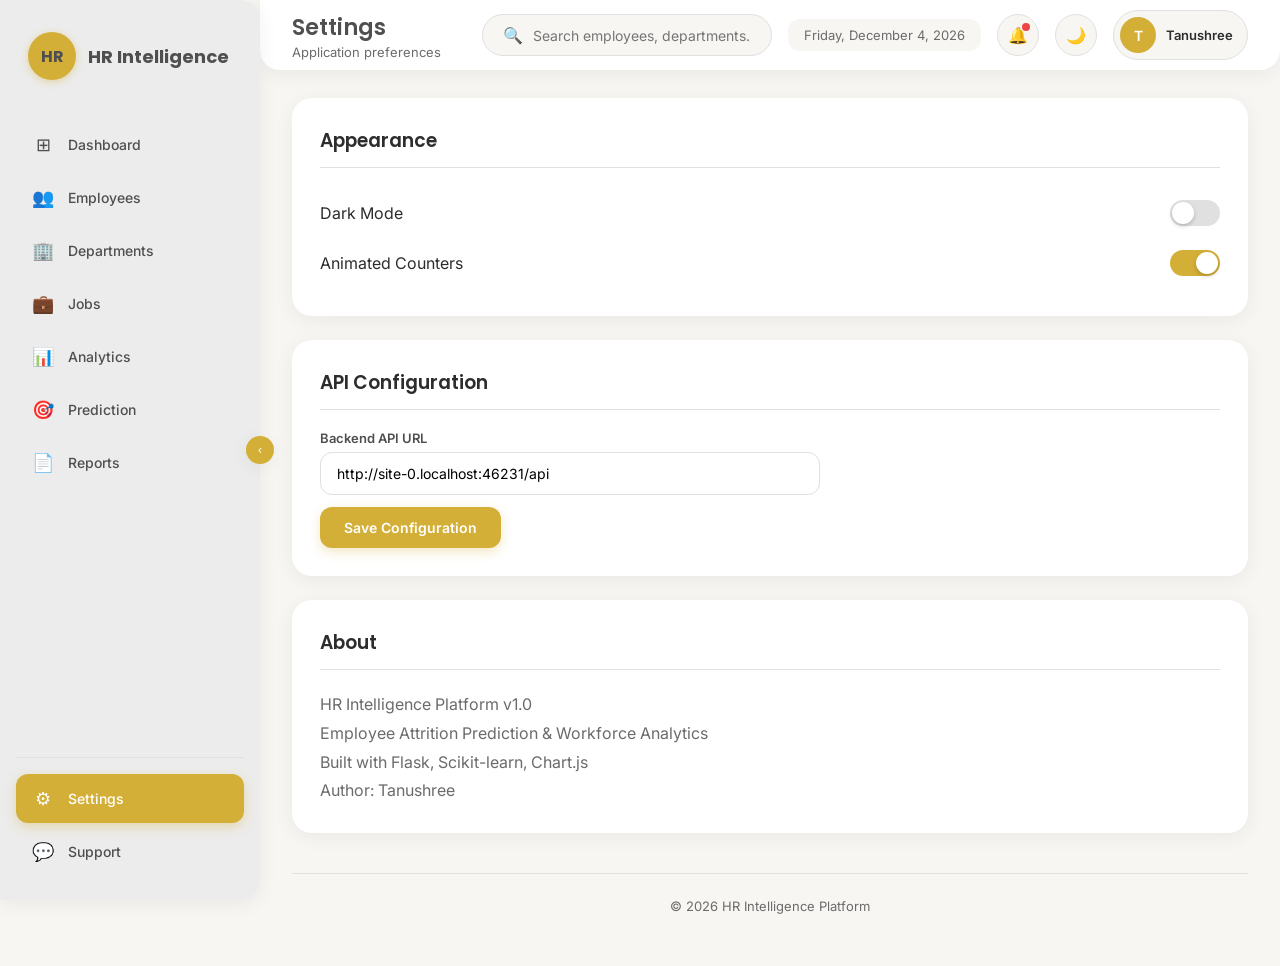
<file: frontend/settings.html>
<!DOCTYPE html>
<html lang="en">
<head>
  <meta charset="UTF-8">
  <meta name="viewport" content="width=device-width, initial-scale=1.0">
  <title>Settings | HR Intelligence Platform</title>
  <link href="https://fonts.googleapis.com/css2?family=Inter:wght@400;500;600&family=Poppins:wght@500;600;700&display=swap" rel="stylesheet">
  <link rel="stylesheet" href="css/styles.css">
  <link rel="stylesheet" href="css/dark-mode.css">
</head>
<body>
  <div class="app-layout">
    <aside class="sidebar" id="sidebar"></aside>
    <div class="main-content">
      <header class="topbar" id="topbar"></header>
      <main class="page-content">
        <div class="settings-section">
          <h3>Appearance</h3>
          <div class="toggle-switch">
            <span>Dark Mode</span>
            <div class="switch" id="darkModeSwitch"></div>
          </div>
          <div class="toggle-switch">
            <span>Animated Counters</span>
            <div class="switch active" id="animSwitch"></div>
          </div>
        </div>
        <div class="settings-section">
          <h3>API Configuration</h3>
          <div class="form-group" style="max-width:500px">
            <label>Backend API URL</label>
            <input type="text" id="apiUrl" placeholder="http://localhost:5000/api">
          </div>
          <button class="btn btn-primary" style="margin-top:12px" id="saveApiBtn">Save Configuration</button>
        </div>
        <div class="settings-section">
          <h3>About</h3>
          <p style="color:var(--text-muted);line-height:1.8">
            HR Intelligence Platform v1.0<br>
            Employee Attrition Prediction & Workforce Analytics<br>
            Built with Flask, Scikit-learn, Chart.js<br>
            Author: <a href="https://github.com/Tanushree2004-byte" target="_blank">Tanushree</a>
          </p>
        </div>
        <footer class="footer"><p>© 2026 HR Intelligence Platform</p></footer>
      </main>
    </div>
  </div>
  <script src="js/config.js"></script>
  <script src="js/api.js"></script>
  <script src="js/app.js"></script>
  <script>
    document.addEventListener('DOMContentLoaded', () => {
      App.initApp('Settings', 'Application preferences');
      document.getElementById('apiUrl').value = localStorage.getItem('hr-api-url') || window.HR_API_BASE;
      document.getElementById('darkModeSwitch').classList.toggle('active', document.body.classList.contains('dark-mode'));
      document.getElementById('darkModeSwitch').addEventListener('click', function() {
        this.classList.toggle('active');
        document.getElementById('themeToggle')?.click();
      });
      document.getElementById('saveApiBtn').addEventListener('click', () => {
        const url = document.getElementById('apiUrl').value;
        localStorage.setItem('hr-api-url', url);
        window.HR_API_BASE = url;
        App.showToast('API URL saved', 'success');
      });
    });
  </script>
</body>
</html>
</file>
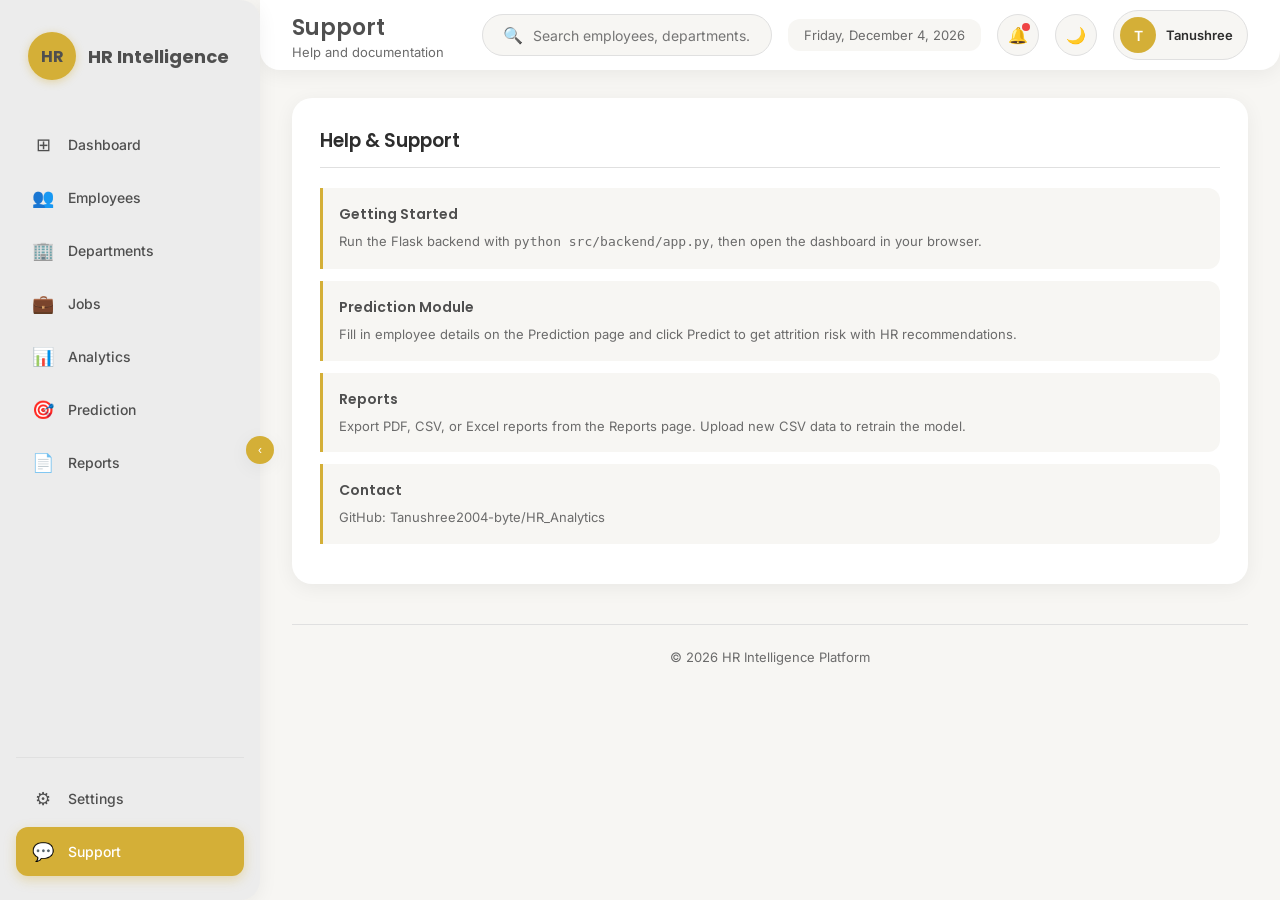
<file: frontend/support.html>
<!DOCTYPE html>
<html lang="en">
<head>
  <meta charset="UTF-8">
  <meta name="viewport" content="width=device-width, initial-scale=1.0">
  <title>Support | HR Intelligence Platform</title>
  <link href="https://fonts.googleapis.com/css2?family=Inter:wght@400;500;600&family=Poppins:wght@500;600;700&display=swap" rel="stylesheet">
  <link rel="stylesheet" href="css/styles.css">
  <link rel="stylesheet" href="css/dark-mode.css">
</head>
<body>
  <div class="app-layout">
    <aside class="sidebar" id="sidebar"></aside>
    <div class="main-content">
      <header class="topbar" id="topbar"></header>
      <main class="page-content">
        <div class="settings-section">
          <h3>Help & Support</h3>
          <div class="insight-item"><h4>Getting Started</h4><p>Run the Flask backend with <code>python src/backend/app.py</code>, then open the dashboard in your browser.</p></div>
          <div class="insight-item"><h4>Prediction Module</h4><p>Fill in employee details on the Prediction page and click Predict to get attrition risk with HR recommendations.</p></div>
          <div class="insight-item"><h4>Reports</h4><p>Export PDF, CSV, or Excel reports from the Reports page. Upload new CSV data to retrain the model.</p></div>
          <div class="insight-item"><h4>Contact</h4><p>GitHub: <a href="https://github.com/Tanushree2004-byte/HR_Analytics" target="_blank">Tanushree2004-byte/HR_Analytics</a></p></div>
        </div>
        <footer class="footer"><p>© 2026 HR Intelligence Platform</p></footer>
      </main>
    </div>
  </div>
  <script src="js/config.js"></script>
  <script src="js/api.js"></script>
  <script src="js/app.js"></script>
  <script>document.addEventListener('DOMContentLoaded',()=>App.initApp('Support','Help and documentation'));</script>
</body>
</html>
</file>
<file: frontend/css/styles.css>
:root {
  --primary: #D4AF37;
  --primary-dark: #B8962E;
  --secondary: #4F4F4F;
  --background: #F7F6F3;
  --card: #FFFFFF;
  --sidebar: #ECECEC;
  --sidebar-active: #D4AF37;
  --accent: #F5E6A3;
  --text: #2D2D2D;
  --text-muted: #6B6B6B;
  --border: #E0E0E0;
  --shadow: 0 4px 20px rgba(0,0,0,0.06);
  --shadow-hover: 0 8px 30px rgba(0,0,0,0.12);
  --radius: 20px;
  --radius-sm: 12px;
  --sidebar-width: 260px;
  --sidebar-collapsed: 80px;
  --topbar-height: 70px;
  --transition: all 0.3s ease;
  --green: #22C55E;
  --yellow: #EAB308;
  --red: #EF4444;
}

*, *::before, *::after { box-sizing: border-box; margin: 0; padding: 0; }

html { scroll-behavior: smooth; }

body {
  font-family: 'Inter', 'Poppins', -apple-system, sans-serif;
  background: var(--background);
  color: var(--text);
  min-height: 100vh;
  overflow-x: hidden;
}

h1, h2, h3, h4, h5, h6 { font-family: 'Poppins', sans-serif; font-weight: 600; }

a { text-decoration: none; color: inherit; }

/* Layout */
.app-layout {
  display: flex;
  min-height: 100vh;
}

/* Sidebar */
.sidebar {
  width: var(--sidebar-width);
  background: var(--sidebar);
  border-radius: 0 var(--radius) var(--radius) 0;
  padding: 24px 16px;
  position: fixed;
  top: 0; left: 0; bottom: 0;
  z-index: 100;
  display: flex;
  flex-direction: column;
  transition: var(--transition);
  box-shadow: var(--shadow);
}

.sidebar.collapsed { width: var(--sidebar-collapsed); }

.sidebar-logo {
  display: flex;
  align-items: center;
  gap: 12px;
  padding: 8px 12px;
  margin-bottom: 32px;
}

.logo-icon {
  width: 48px; height: 48px;
  background: var(--primary);
  border-radius: 50%;
  display: flex;
  align-items: center;
  justify-content: center;
  font-family: 'Poppins', sans-serif;
  font-weight: 700;
  font-size: 16px;
  color: var(--secondary);
  flex-shrink: 0;
  box-shadow: 0 2px 8px rgba(212,175,55,0.4);
}

.logo-text {
  font-family: 'Poppins', sans-serif;
  font-weight: 700;
  font-size: 18px;
  color: var(--secondary);
  white-space: nowrap;
  overflow: hidden;
  transition: var(--transition);
}

.sidebar.collapsed .logo-text { opacity: 0; width: 0; }

.sidebar-nav { flex: 1; display: flex; flex-direction: column; gap: 4px; }

.nav-item {
  display: flex;
  align-items: center;
  gap: 14px;
  padding: 14px 16px;
  border-radius: var(--radius-sm);
  color: var(--secondary);
  font-size: 14px;
  font-weight: 500;
  transition: var(--transition);
  cursor: pointer;
  white-space: nowrap;
}

.nav-item:hover { background: rgba(212,175,55,0.15); color: var(--secondary); }

.nav-item.active {
  background: var(--primary);
  color: white;
  box-shadow: 0 4px 12px rgba(212,175,55,0.35);
}

.nav-item i, .nav-item .nav-icon {
  width: 22px;
  text-align: center;
  font-size: 18px;
  flex-shrink: 0;
}

.sidebar.collapsed .nav-item span { display: none; }

.sidebar-bottom {
  border-top: 1px solid var(--border);
  padding-top: 16px;
  display: flex;
  flex-direction: column;
  gap: 4px;
}

.sidebar-toggle {
  position: absolute;
  right: -14px;
  top: 50%;
  transform: translateY(-50%);
  width: 28px; height: 28px;
  background: var(--primary);
  border: none;
  border-radius: 50%;
  color: white;
  cursor: pointer;
  display: flex;
  align-items: center;
  justify-content: center;
  box-shadow: var(--shadow);
  z-index: 101;
  font-size: 12px;
}

/* Main Content */
.main-content {
  flex: 1;
  margin-left: var(--sidebar-width);
  transition: var(--transition);
  min-height: 100vh;
}

.sidebar.collapsed ~ .main-content,
.main-content.expanded { margin-left: var(--sidebar-collapsed); }

/* Top Navigation */
.topbar {
  height: var(--topbar-height);
  background: var(--card);
  border-radius: 0 0 var(--radius) var(--radius);
  padding: 0 32px;
  display: flex;
  align-items: center;
  justify-content: space-between;
  box-shadow: var(--shadow);
  position: sticky;
  top: 0;
  z-index: 50;
}

.topbar-left h1 {
  font-size: 22px;
  color: var(--secondary);
}

.topbar-left p {
  font-size: 13px;
  color: var(--text-muted);
}

.topbar-right {
  display: flex;
  align-items: center;
  gap: 16px;
}

.search-box {
  display: flex;
  align-items: center;
  background: var(--background);
  border-radius: 50px;
  padding: 10px 20px;
  gap: 10px;
  min-width: 280px;
  border: 1px solid var(--border);
  transition: var(--transition);
}

.search-box:focus-within {
  border-color: var(--primary);
  box-shadow: 0 0 0 3px rgba(212,175,55,0.15);
}

.search-box input {
  border: none;
  background: transparent;
  outline: none;
  font-size: 14px;
  width: 100%;
  font-family: inherit;
}

.topbar-icon {
  width: 42px; height: 42px;
  border-radius: 50%;
  background: var(--background);
  border: 1px solid var(--border);
  display: flex;
  align-items: center;
  justify-content: center;
  cursor: pointer;
  transition: var(--transition);
  position: relative;
  font-size: 16px;
  color: var(--secondary);
}

.topbar-icon:hover { background: var(--accent); border-color: var(--primary); }

.notification-dot {
  position: absolute;
  top: 8px; right: 8px;
  width: 8px; height: 8px;
  background: var(--red);
  border-radius: 50%;
}

.profile-chip {
  display: flex;
  align-items: center;
  gap: 10px;
  padding: 6px 14px 6px 6px;
  background: var(--background);
  border-radius: 50px;
  border: 1px solid var(--border);
  cursor: pointer;
}

.profile-avatar {
  width: 36px; height: 36px;
  border-radius: 50%;
  background: var(--primary);
  display: flex;
  align-items: center;
  justify-content: center;
  font-weight: 600;
  color: white;
  font-size: 14px;
}

.profile-name { font-size: 13px; font-weight: 600; }

.date-display {
  font-size: 13px;
  color: var(--text-muted);
  padding: 8px 16px;
  background: var(--background);
  border-radius: var(--radius-sm);
}

/* Page Content */
.page-content {
  padding: 28px 32px;
  animation: fadeIn 0.5s ease;
}

@keyframes fadeIn {
  from { opacity: 0; transform: translateY(10px); }
  to { opacity: 1; transform: translateY(0); }
}

/* KPI Cards */
.kpi-grid {
  display: grid;
  grid-template-columns: repeat(auto-fit, minmax(220px, 1fr));
  gap: 20px;
  margin-bottom: 28px;
}

.kpi-card {
  background: var(--card);
  border-radius: var(--radius);
  padding: 24px;
  box-shadow: var(--shadow);
  transition: var(--transition);
  position: relative;
  overflow: hidden;
}

.kpi-card::before {
  content: '';
  position: absolute;
  top: 0; left: 0;
  width: 4px;
  height: 100%;
  background: var(--primary);
}

.kpi-card:hover {
  transform: translateY(-4px);
  box-shadow: var(--shadow-hover);
}

.kpi-card.gold { background: linear-gradient(135deg, var(--primary), var(--primary-dark)); color: white; }
.kpi-card.gold::before { background: white; }
.kpi-card.gold .kpi-label, .kpi-card.gold .kpi-icon { color: rgba(255,255,255,0.85); }
.kpi-card.dark { background: var(--secondary); color: white; }
.kpi-card.dark::before { background: var(--primary); }

.kpi-header {
  display: flex;
  justify-content: space-between;
  align-items: flex-start;
  margin-bottom: 12px;
}

.kpi-label {
  font-size: 13px;
  color: var(--text-muted);
  font-weight: 500;
  text-transform: uppercase;
  letter-spacing: 0.5px;
}

.kpi-icon {
  width: 40px; height: 40px;
  border-radius: var(--radius-sm);
  background: rgba(212,175,55,0.15);
  display: flex;
  align-items: center;
  justify-content: center;
  font-size: 18px;
  color: var(--primary);
}

.kpi-card.gold .kpi-icon, .kpi-card.dark .kpi-icon {
  background: rgba(255,255,255,0.2);
  color: white;
}

.kpi-value {
  font-family: 'Poppins', sans-serif;
  font-size: 32px;
  font-weight: 700;
  line-height: 1;
}

.kpi-change {
  font-size: 12px;
  margin-top: 8px;
  color: var(--text-muted);
}

/* Charts Grid */
.charts-grid {
  display: grid;
  grid-template-columns: repeat(auto-fit, minmax(380px, 1fr));
  gap: 24px;
  margin-bottom: 28px;
}

.chart-card {
  background: var(--card);
  border-radius: var(--radius);
  padding: 24px;
  box-shadow: var(--shadow);
  transition: var(--transition);
}

.chart-card:hover { box-shadow: var(--shadow-hover); }

.chart-card.full-width { grid-column: 1 / -1; }

.chart-header {
  display: flex;
  justify-content: space-between;
  align-items: center;
  margin-bottom: 20px;
}

.chart-title {
  font-size: 16px;
  font-weight: 600;
  color: var(--secondary);
}

.chart-insight {
  font-size: 13px;
  color: var(--text-muted);
  margin-top: 16px;
  padding-top: 16px;
  border-top: 1px solid var(--border);
  line-height: 1.6;
}

.chart-container {
  position: relative;
  height: 280px;
}

.chart-container.sm { height: 220px; }
.chart-container.lg { height: 360px; }

/* Filters */
.filters-bar {
  display: flex;
  flex-wrap: wrap;
  gap: 12px;
  margin-bottom: 24px;
  padding: 16px 20px;
  background: var(--card);
  border-radius: var(--radius);
  box-shadow: var(--shadow);
}

.filter-group {
  display: flex;
  flex-direction: column;
  gap: 4px;
}

.filter-group label {
  font-size: 11px;
  text-transform: uppercase;
  letter-spacing: 0.5px;
  color: var(--text-muted);
  font-weight: 600;
}

.filter-group select, .filter-group input {
  padding: 10px 14px;
  border: 1px solid var(--border);
  border-radius: var(--radius-sm);
  font-size: 14px;
  font-family: inherit;
  background: var(--background);
  min-width: 160px;
  transition: var(--transition);
}

.filter-group select:focus, .filter-group input:focus {
  outline: none;
  border-color: var(--primary);
}

/* Buttons */
.btn {
  display: inline-flex;
  align-items: center;
  gap: 8px;
  padding: 12px 24px;
  border: none;
  border-radius: var(--radius-sm);
  font-family: inherit;
  font-size: 14px;
  font-weight: 600;
  cursor: pointer;
  transition: var(--transition);
}

.btn-primary {
  background: var(--primary);
  color: white;
  box-shadow: 0 4px 12px rgba(212,175,55,0.3);
}

.btn-primary:hover {
  background: var(--primary-dark);
  transform: translateY(-2px);
}

.btn-secondary {
  background: var(--secondary);
  color: white;
}

.btn-outline {
  background: transparent;
  border: 2px solid var(--primary);
  color: var(--primary);
}

.btn-outline:hover { background: var(--primary); color: white; }

/* Data Table */
.table-card {
  background: var(--card);
  border-radius: var(--radius);
  padding: 24px;
  box-shadow: var(--shadow);
  overflow: hidden;
}

.table-header {
  display: flex;
  justify-content: space-between;
  align-items: center;
  margin-bottom: 20px;
  flex-wrap: wrap;
  gap: 12px;
}

.table-wrapper { overflow-x: auto; }

table {
  width: 100%;
  border-collapse: collapse;
  font-size: 14px;
}

thead th {
  background: var(--background);
  padding: 14px 16px;
  text-align: left;
  font-weight: 600;
  color: var(--secondary);
  font-size: 12px;
  text-transform: uppercase;
  letter-spacing: 0.5px;
  cursor: pointer;
  white-space: nowrap;
}

thead th:hover { color: var(--primary); }

tbody td {
  padding: 14px 16px;
  border-bottom: 1px solid var(--border);
}

tbody tr { transition: var(--transition); }
tbody tr:hover { background: rgba(212,175,55,0.05); }

.badge {
  display: inline-block;
  padding: 4px 12px;
  border-radius: 50px;
  font-size: 12px;
  font-weight: 600;
}

.badge-yes { background: #FEE2E2; color: var(--red); }
.badge-no { background: #DCFCE7; color: var(--green); }

/* Pagination */
.pagination {
  display: flex;
  justify-content: center;
  align-items: center;
  gap: 8px;
  margin-top: 20px;
}

.pagination button {
  padding: 8px 14px;
  border: 1px solid var(--border);
  background: var(--card);
  border-radius: var(--radius-sm);
  cursor: pointer;
  font-family: inherit;
  transition: var(--transition);
}

.pagination button:hover, .pagination button.active {
  background: var(--primary);
  color: white;
  border-color: var(--primary);
}

.pagination button:disabled { opacity: 0.5; cursor: not-allowed; }

/* Prediction Form */
.prediction-layout {
  display: grid;
  grid-template-columns: 1fr 1fr;
  gap: 28px;
}

.form-card, .result-card {
  background: var(--card);
  border-radius: var(--radius);
  padding: 32px;
  box-shadow: var(--shadow);
}

.form-grid {
  display: grid;
  grid-template-columns: 1fr 1fr;
  gap: 16px;
}

.form-group {
  display: flex;
  flex-direction: column;
  gap: 6px;
}

.form-group.full { grid-column: 1 / -1; }

.form-group label {
  font-size: 13px;
  font-weight: 600;
  color: var(--secondary);
}

.form-group input, .form-group select {
  padding: 12px 16px;
  border: 1px solid var(--border);
  border-radius: var(--radius-sm);
  font-size: 14px;
  font-family: inherit;
  transition: var(--transition);
}

.form-group input:focus, .form-group select:focus {
  outline: none;
  border-color: var(--primary);
  box-shadow: 0 0 0 3px rgba(212,175,55,0.15);
}

/* Risk Meter */
.risk-meter {
  text-align: center;
  padding: 24px;
}

.gauge-container {
  position: relative;
  width: 200px;
  height: 120px;
  margin: 0 auto 20px;
}

.risk-label {
  font-size: 28px;
  font-weight: 700;
  font-family: 'Poppins', sans-serif;
}

.risk-label.green { color: var(--green); }
.risk-label.yellow { color: var(--yellow); }
.risk-label.red { color: var(--red); }

.recommendations {
  text-align: left;
  margin-top: 24px;
}

.recommendations li {
  padding: 8px 0;
  font-size: 14px;
  color: var(--text-muted);
  border-bottom: 1px solid var(--border);
  list-style: none;
  padding-left: 24px;
  position: relative;
}

.recommendations li::before {
  content: '→';
  position: absolute;
  left: 0;
  color: var(--primary);
}

/* Reports */
.reports-grid {
  display: grid;
  grid-template-columns: repeat(auto-fit, minmax(300px, 1fr));
  gap: 24px;
}

.report-card {
  background: var(--card);
  border-radius: var(--radius);
  padding: 32px;
  box-shadow: var(--shadow);
  text-align: center;
  transition: var(--transition);
}

.report-card:hover {
  transform: translateY(-4px);
  box-shadow: var(--shadow-hover);
}

.report-icon {
  width: 64px; height: 64px;
  background: rgba(212,175,55,0.15);
  border-radius: 50%;
  display: flex;
  align-items: center;
  justify-content: center;
  margin: 0 auto 16px;
  font-size: 28px;
  color: var(--primary);
}

/* Insights Panel */
.insights-panel {
  background: var(--card);
  border-radius: var(--radius);
  padding: 24px;
  box-shadow: var(--shadow);
  margin-bottom: 28px;
}

.insight-item {
  padding: 16px;
  border-left: 3px solid var(--primary);
  background: var(--background);
  border-radius: 0 var(--radius-sm) var(--radius-sm) 0;
  margin-bottom: 12px;
}

.insight-item h4 { font-size: 14px; margin-bottom: 6px; color: var(--secondary); }
.insight-item p { font-size: 13px; color: var(--text-muted); line-height: 1.6; }

/* Loading */
.loading-overlay {
  position: fixed;
  inset: 0;
  background: rgba(247,246,243,0.9);
  display: flex;
  align-items: center;
  justify-content: center;
  z-index: 9999;
  transition: opacity 0.3s;
}

.loading-overlay.hidden { opacity: 0; pointer-events: none; }

.spinner {
  width: 48px; height: 48px;
  border: 4px solid var(--border);
  border-top-color: var(--primary);
  border-radius: 50%;
  animation: spin 0.8s linear infinite;
}

@keyframes spin { to { transform: rotate(360deg); } }

/* Toast */
.toast-container {
  position: fixed;
  top: 24px; right: 24px;
  z-index: 10000;
  display: flex;
  flex-direction: column;
  gap: 8px;
}

.toast {
  padding: 14px 24px;
  background: var(--secondary);
  color: white;
  border-radius: var(--radius-sm);
  box-shadow: var(--shadow-hover);
  animation: slideIn 0.3s ease;
  font-size: 14px;
  min-width: 280px;
}

.toast.success { background: var(--green); }
.toast.error { background: var(--red); }
.toast.warning { background: var(--yellow); color: var(--secondary); }

@keyframes slideIn {
  from { transform: translateX(100%); opacity: 0; }
  to { transform: translateX(0); opacity: 1; }
}

/* Footer */
.footer {
  text-align: center;
  padding: 24px;
  color: var(--text-muted);
  font-size: 13px;
  border-top: 1px solid var(--border);
  margin-top: 40px;
}

/* 404 */
.error-page {
  display: flex;
  flex-direction: column;
  align-items: center;
  justify-content: center;
  min-height: 60vh;
  text-align: center;
}

.error-page h1 {
  font-size: 120px;
  color: var(--primary);
  line-height: 1;
}

/* Model Metrics */
.metrics-grid {
  display: grid;
  grid-template-columns: repeat(auto-fit, minmax(200px, 1fr));
  gap: 16px;
  margin-bottom: 24px;
}

.metric-box {
  background: var(--background);
  padding: 16px;
  border-radius: var(--radius-sm);
  text-align: center;
}

.metric-box .value {
  font-size: 24px;
  font-weight: 700;
  color: var(--primary);
  font-family: 'Poppins', sans-serif;
}

.metric-box .label {
  font-size: 12px;
  color: var(--text-muted);
  text-transform: uppercase;
  margin-top: 4px;
}

/* Settings */
.settings-section {
  background: var(--card);
  border-radius: var(--radius);
  padding: 28px;
  box-shadow: var(--shadow);
  margin-bottom: 24px;
}

.settings-section h3 {
  margin-bottom: 20px;
  padding-bottom: 12px;
  border-bottom: 1px solid var(--border);
}

.toggle-switch {
  display: flex;
  align-items: center;
  justify-content: space-between;
  padding: 12px 0;
}

.switch {
  width: 50px; height: 26px;
  background: var(--border);
  border-radius: 50px;
  position: relative;
  cursor: pointer;
  transition: var(--transition);
}

.switch.active { background: var(--primary); }

.switch::after {
  content: '';
  width: 22px; height: 22px;
  background: white;
  border-radius: 50%;
  position: absolute;
  top: 2px; left: 2px;
  transition: var(--transition);
  box-shadow: 0 2px 4px rgba(0,0,0,0.2);
}

.switch.active::after { left: 26px; }

/* Responsive */
@media (max-width: 1200px) {
  .charts-grid { grid-template-columns: 1fr 1fr; }
  .prediction-layout { grid-template-columns: 1fr; }
}

@media (max-width: 992px) {
  .sidebar { transform: translateX(-100%); }
  .sidebar.mobile-open { transform: translateX(0); }
  .main-content { margin-left: 0 !important; }
  .search-box { min-width: 180px; }
  .kpi-grid { grid-template-columns: repeat(2, 1fr); }
}

@media (max-width: 768px) {
  .page-content { padding: 16px; }
  .topbar { padding: 0 16px; flex-wrap: wrap; height: auto; padding-top: 12px; padding-bottom: 12px; gap: 12px; }
  .charts-grid { grid-template-columns: 1fr; }
  .form-grid { grid-template-columns: 1fr; }
  .kpi-grid { grid-template-columns: 1fr; }
  .date-display { display: none; }
}

@media (max-width: 480px) {
  .search-box { display: none; }
  .kpi-value { font-size: 24px; }
}
</file>
<file: frontend/css/dark-mode.css>
body.dark-mode {
  --background: #1A1A1A;
  --card: #2D2D2D;
  --sidebar: #252525;
  --text: #F0F0F0;
  --text-muted: #A0A0A0;
  --border: #404040;
  --shadow: 0 4px 20px rgba(0,0,0,0.3);
  --shadow-hover: 0 8px 30px rgba(0,0,0,0.4);
}

body.dark-mode .topbar { background: var(--card); }
body.dark-mode .search-box { background: #1A1A1A; }
body.dark-mode thead th { background: #1A1A1A; }
body.dark-mode tbody tr:hover { background: rgba(212,175,55,0.08); }
body.dark-mode .filter-group select,
body.dark-mode .filter-group input,
body.dark-mode .form-group input,
body.dark-mode .form-group select { background: #1A1A1A; color: var(--text); }
body.dark-mode .insight-item { background: #1A1A1A; }
body.dark-mode .metric-box { background: #1A1A1A; }
body.dark-mode .loading-overlay { background: rgba(26,26,26,0.9); }
</file>
